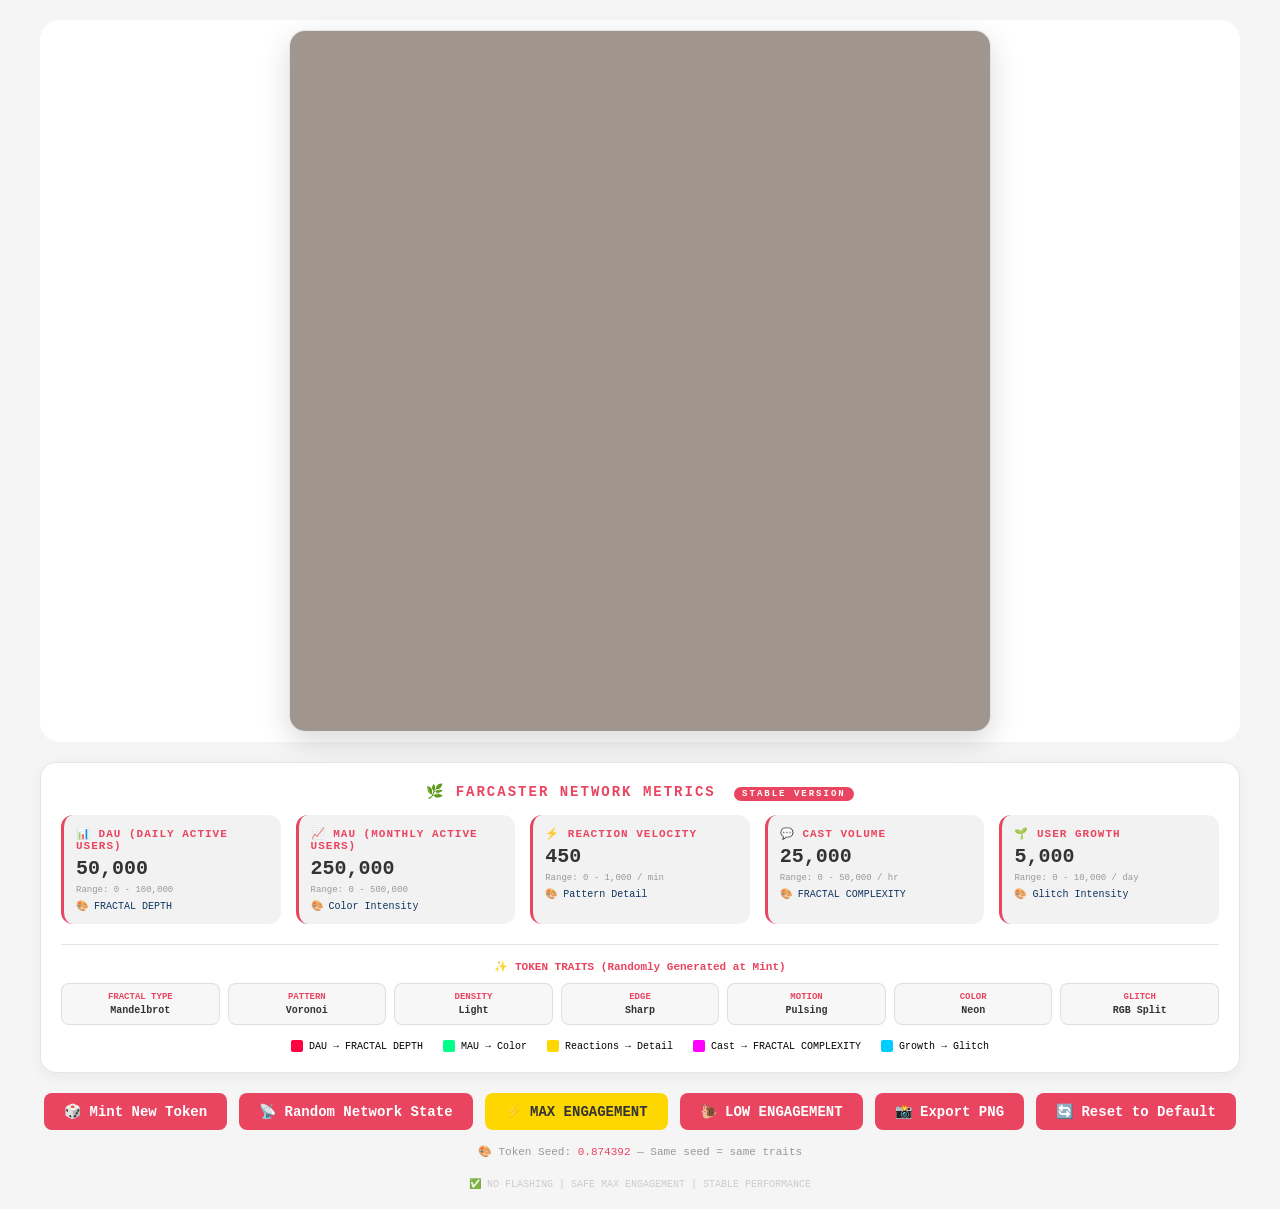
<file: index.html>
<!DOCTYPE html>
<html lang="en">
<head>
    <meta charset="UTF-8">
    <meta name="viewport" content="width=device-width, initial-scale=1.0, user-scalable=no">
    <title>Farcaster Generative Art - Dynamic NFT Art</title>
    <style>
        * {
            margin: 0;
            padding: 0;
            box-sizing: border-box;
        }

        body {
            background: #f5f5f5;
            font-family: 'Inter', 'Courier New', monospace;
            min-height: 100vh;
            display: flex;
            justify-content: center;
            align-items: center;
            padding: 20px;
        }

        .container {
            max-width: 1200px;
            width: 100%;
        }

        .art-section {
            text-align: center;
            background: #ffffff;
            padding: 10px;
            border-radius: 20px;
        }

        canvas {
            border-radius: 16px;
            box-shadow: 0 10px 30px rgba(0, 0, 0, 0.15);
            max-width: 100%;
            height: auto;
            border: 1px solid rgba(0, 0, 0, 0.1);
            display: block;
            margin: 0 auto;
            background: #ffffff;
        }

        .metrics-panel {
            background: rgba(255, 255, 255, 0.95);
            border-radius: 16px;
            padding: 20px;
            margin-top: 20px;
            border: 1px solid rgba(0, 0, 0, 0.1);
            box-shadow: 0 4px 15px rgba(0, 0, 0, 0.05);
        }

        .metrics-title {
            color: #e94560;
            font-size: 14px;
            margin-bottom: 15px;
            text-align: center;
            letter-spacing: 2px;
            font-weight: bold;
        }

        .metrics-grid {
            display: grid;
            grid-template-columns: repeat(auto-fit, minmax(200px, 1fr));
            gap: 15px;
            margin-bottom: 20px;
        }

        .metric-card {
            background: rgba(0, 0, 0, 0.05);
            padding: 12px;
            border-radius: 12px;
            border-left: 3px solid #e94560;
        }

        .metric-name {
            color: #e94560;
            font-size: 11px;
            text-transform: uppercase;
            letter-spacing: 1px;
            font-weight: bold;
        }

        .metric-value {
            color: #333;
            font-size: 20px;
            font-weight: bold;
            margin: 5px 0;
        }

        .metric-range {
            color: #999;
            font-size: 9px;
        }

        .metric-effect {
            color: #0f3460;
            font-size: 10px;
            margin-top: 5px;
        }

        .traits-panel {
            margin-top: 15px;
            padding-top: 15px;
            border-top: 1px solid rgba(0, 0, 0, 0.1);
        }

        .traits-title {
            color: #e94560;
            font-size: 11px;
            margin-bottom: 10px;
            text-align: center;
            font-weight: bold;
        }

        .traits-grid {
            display: grid;
            grid-template-columns: repeat(auto-fit, minmax(150px, 1fr));
            gap: 8px;
        }

        .trait-card {
            background: rgba(0, 0, 0, 0.03);
            padding: 8px;
            border-radius: 8px;
            text-align: center;
            border: 1px solid rgba(0, 0, 0, 0.1);
        }

        .trait-name {
            color: #e94560;
            font-size: 9px;
            text-transform: uppercase;
            font-weight: bold;
        }

        .trait-value {
            color: #333;
            font-size: 10px;
            font-weight: bold;
            margin-top: 3px;
        }

        .controls {
            display: flex;
            gap: 12px;
            justify-content: center;
            margin-top: 20px;
            flex-wrap: wrap;
        }

        button {
            background: #e94560;
            color: white;
            border: none;
            padding: 10px 20px;
            border-radius: 8px;
            cursor: pointer;
            font-family: monospace;
            font-size: 14px;
            font-weight: bold;
            transition: all 0.2s;
        }

        button:hover {
            background: #0f3460;
            transform: scale(1.02);
        }

        .max-button {
            background: #ffd700;
            color: #333;
        }

        .max-button:hover {
            background: #ffaa00;
        }

        .seed-info {
            text-align: center;
            margin-top: 15px;
            color: #999;
            font-size: 11px;
        }

        .seed-value {
            color: #e94560;
        }

        .legend {
            display: flex;
            flex-wrap: wrap;
            justify-content: center;
            gap: 20px;
            margin-top: 15px;
            font-size: 10px;
        }

        .legend-item {
            display: flex;
            align-items: center;
            gap: 6px;
        }

        .legend-color {
            width: 12px;
            height: 12px;
            border-radius: 2px;
        }

        footer {
            text-align: center;
            margin-top: 20px;
            color: #ccc;
            font-size: 10px;
        }
        
        .badge {
            background: #e94560;
            color: white;
            font-size: 9px;
            padding: 2px 8px;
            border-radius: 20px;
            margin-left: 8px;
        }
    </style>
</head>
<body>
<div class="container">
    <div class="art-section">
        <canvas id="artCanvas" width="700" height="700"></canvas>
    </div>

    <div class="metrics-panel">
        <div class="metrics-title">🌿 FARCASTER NETWORK METRICS <span class="badge">STABLE VERSION</span></div>
        
        <div class="metrics-grid">
            <div class="metric-card">
                <div class="metric-name">📊 DAU (Daily Active Users)</div>
                <div class="metric-value" id="dauValue">50,000</div>
                <div class="metric-range">Range: 0 - 100,000</div>
                <div class="metric-effect">🎨 FRACTAL DEPTH</div>
            </div>
            <div class="metric-card">
                <div class="metric-name">📈 MAU (Monthly Active Users)</div>
                <div class="metric-value" id="mauValue">250,000</div>
                <div class="metric-range">Range: 0 - 500,000</div>
                <div class="metric-effect">🎨 Color Intensity</div>
            </div>
            <div class="metric-card">
                <div class="metric-name">⚡ Reaction Velocity</div>
                <div class="metric-value" id="reactionValue">450</div>
                <div class="metric-range">Range: 0 - 1,000 / min</div>
                <div class="metric-effect">🎨 Pattern Detail</div>
            </div>
            <div class="metric-card">
                <div class="metric-name">💬 Cast Volume</div>
                <div class="metric-value" id="castValue">25,000</div>
                <div class="metric-range">Range: 0 - 50,000 / hr</div>
                <div class="metric-effect">🎨 FRACTAL COMPLEXITY</div>
            </div>
            <div class="metric-card">
                <div class="metric-name">🌱 User Growth</div>
                <div class="metric-value" id="growthValue">5,000</div>
                <div class="metric-range">Range: 0 - 10,000 / day</div>
                <div class="metric-effect">🎨 Glitch Intensity</div>
            </div>
        </div>

        <div class="traits-panel">
            <div class="traits-title">✨ TOKEN TRAITS (Randomly Generated at Mint)</div>
            <div class="traits-grid" id="traitsGrid"></div>
        </div>

        <div class="legend">
            <div class="legend-item"><div class="legend-color" style="background: #ff0040;"></div><span>DAU → FRACTAL DEPTH</span></div>
            <div class="legend-item"><div class="legend-color" style="background: #00ff88;"></div><span>MAU → Color</span></div>
            <div class="legend-item"><div class="legend-color" style="background: #ffd700;"></div><span>Reactions → Detail</span></div>
            <div class="legend-item"><div class="legend-color" style="background: #ff00ff;"></div><span>Cast → FRACTAL COMPLEXITY</span></div>
            <div class="legend-item"><div class="legend-color" style="background: #00ccff;"></div><span>Growth → Glitch</span></div>
        </div>
    </div>

    <div class="controls">
        <button id="randomSeedBtn">🎲 Mint New Token</button>
        <button id="randomMetricsBtn">📡 Random Network State</button>
        <button id="maxEngagementBtn" class="max-button">⚡ MAX ENGAGEMENT</button>
        <button id="lowEngagementBtn">🐌 LOW ENGAGEMENT</button>
        <button id="exportBtn">📸 Export PNG</button>
        <button id="resetBtn">🔄 Reset to Default</button>
    </div>

    <div class="seed-info">
        🎨 Token Seed: <span id="seedDisplay" class="seed-value">0.874392</span> — Same seed = same traits
    </div>

    <footer>
        ✅ NO FLASHING | SAFE MAX ENGAGEMENT | STABLE PERFORMANCE
    </footer>
</div>

<script>
    // ============================================================
    // 1. SEEDED RANDOM NUMBER GENERATOR
    // ============================================================
    function createSeededRandom(seed) {
        let state = seed;
        return function() {
            state ^= state << 13;
            state ^= state >> 17;
            state ^= state << 5;
            return Math.abs(state) / 0x7fffffff;
        };
    }

    // ============================================================
    // 2. TRAITS
    // ============================================================
    const traitCategories = {
        fractalType: {
            name: "FRACTAL TYPE",
            options: ["Mandelbrot", "Julia", "Burning Ship", "Tricorn", "Phoenix", "Celtic", "Sierpinski"]
        },
        structure: {
            name: "PATTERN",
            options: ["Voronoi", "Galaxy", "Lightning", "Plasma", "SpiralGalaxy", "Fireworks", "Ripple", "Kaleidoscope"]
        },
        density: {
            name: "DENSITY",
            options: ["Light", "Medium", "Dense"]
        },
        edgeStyle: {
            name: "EDGE",
            options: ["Sharp", "Soft", "Glowing"]
        },
        motion: {
            name: "MOTION",
            options: ["Pulsing", "Flowing", "Warping"]
        },
        colorMood: {
            name: "COLOR",
            options: ["Neon", "Electric", "Rainbow"]
        },
        glitchType: {
            name: "GLITCH",
            options: ["RGB Split", "Chromatic", "Wave"]
        }
    };

    function generateRandomTraits(rand) {
        const traits = {};
        for (const [key, category] of Object.entries(traitCategories)) {
            const randomIndex = Math.floor(rand() * category.options.length);
            traits[key] = {
                name: category.name,
                value: category.options[randomIndex],
                key: key
            };
        }
        return traits;
    }

    function displayTraits(traits) {
        const grid = document.getElementById('traitsGrid');
        if (!grid) return;
        
        let html = '';
        for (const [key, trait] of Object.entries(traits)) {
            html += `
                <div class="trait-card">
                    <div class="trait-name">${trait.name}</div>
                    <div class="trait-value">${trait.value}</div>
                </div>
            `;
        }
        grid.innerHTML = html;
    }

    // ============================================================
    // 3. FARCASTER METRICS - REDUCED WEIGHTING (SAFE)
    // ============================================================
    let farcasterMetrics = {
        dailyActiveUsers: 50000,
        monthlyActiveUsers: 250000,
        reactionVelocity: 450,
        castVolume: 25000,
        userGrowth: 5000,
        timeOfDay: new Date().getHours() / 24,
        rarityTier: 0
    };

    function normalizeMetrics(metrics) {
        let rawDau = Math.min(1, metrics.dailyActiveUsers / 100000);
        let rawMau = Math.min(1, metrics.monthlyActiveUsers / 500000);
        let rawReaction = Math.min(1, metrics.reactionVelocity / 1000);
        let rawCast = Math.min(1, metrics.castVolume / 50000);
        let rawGrowth = Math.min(1, metrics.userGrowth / 10000);
        
        return {
            dau: Math.min(1, rawDau * 2.5),
            mau: Math.min(1, rawMau * 2.0),
            reactionVelocity: Math.min(1, rawReaction * 3.0),
            castVolume: Math.min(1, rawCast * 2.5),
            userGrowth: Math.min(1, rawGrowth * 3.0),
            timeOfDay: metrics.timeOfDay
        };
    }

    function setLowEngagement() {
        farcasterMetrics.dailyActiveUsers = 10000;
        farcasterMetrics.monthlyActiveUsers = 50000;
        farcasterMetrics.reactionVelocity = 100;
        farcasterMetrics.castVolume = 5000;
        farcasterMetrics.userGrowth = 1000;
        updateMetricDisplay();
        forceRedraw();
    }

    function setMaxEngagement() {
        farcasterMetrics.dailyActiveUsers = 80000;
        farcasterMetrics.monthlyActiveUsers = 400000;
        farcasterMetrics.reactionVelocity = 800;
        farcasterMetrics.castVolume = 40000;
        farcasterMetrics.userGrowth = 8000;
        updateMetricDisplay();
        forceRedraw();
    }

    function randomizeMetrics() {
        farcasterMetrics.dailyActiveUsers = Math.floor(10000 + Math.random() * 70000);
        farcasterMetrics.monthlyActiveUsers = Math.floor(50000 + Math.random() * 350000);
        farcasterMetrics.reactionVelocity = Math.floor(100 + Math.random() * 700);
        farcasterMetrics.castVolume = Math.floor(5000 + Math.random() * 35000);
        farcasterMetrics.userGrowth = Math.floor(1000 + Math.random() * 7000);
        updateMetricDisplay();
        forceRedraw();
    }

    function resetMetrics() {
        farcasterMetrics.dailyActiveUsers = 50000;
        farcasterMetrics.monthlyActiveUsers = 250000;
        farcasterMetrics.reactionVelocity = 450;
        farcasterMetrics.castVolume = 25000;
        farcasterMetrics.userGrowth = 5000;
        updateMetricDisplay();
        forceRedraw();
    }

    function updateMetricDisplay() {
        document.getElementById('dauValue').innerText = farcasterMetrics.dailyActiveUsers.toLocaleString();
        document.getElementById('mauValue').innerText = farcasterMetrics.monthlyActiveUsers.toLocaleString();
        document.getElementById('reactionValue').innerText = Math.floor(farcasterMetrics.reactionVelocity);
        document.getElementById('castValue').innerText = farcasterMetrics.castVolume.toLocaleString();
        document.getElementById('growthValue').innerText = farcasterMetrics.userGrowth.toLocaleString();
    }

    function forceRedraw() {
        if (currentTraits) {
            drawArt(currentSeed, currentTraits);
        }
    }

    // ============================================================
    // 4. FRACTAL PATTERNS
    // ============================================================
    
    function mandelbrotPattern(x, y, maxIterations) {
        let zx = 0, zy = 0;
        let cx = x * 2 - 1;
        let cy = y * 2 - 1;
        
        for (let i = 0; i < maxIterations; i++) {
            const zx2 = zx * zx;
            const zy2 = zy * zy;
            if (zx2 + zy2 > 4) return i / maxIterations;
            zy = 2 * zx * zy + cy;
            zx = zx2 - zy2 + cx;
        }
        return 1;
    }
    
    function juliaPattern(x, y, maxIterations, seed) {
        let zx = x * 2 - 1;
        let zy = y * 2 - 1;
        const cx = -0.7269 + seed * 0.2;
        const cy = 0.1889 + seed * 0.2;
        
        for (let i = 0; i < maxIterations; i++) {
            const zx2 = zx * zx;
            const zy2 = zy * zy;
            if (zx2 + zy2 > 4) return i / maxIterations;
            zy = 2 * zx * zy + cy;
            zx = zx2 - zy2 + cx;
        }
        return 1;
    }
    
    function burningShipPattern(x, y, maxIterations) {
        let zx = 0, zy = 0;
        let cx = x * 2 - 1;
        let cy = y * 2 - 1;
        
        for (let i = 0; i < maxIterations; i++) {
            const zx2 = zx * zx;
            const zy2 = zy * zy;
            if (zx2 + zy2 > 4) return i / maxIterations;
            zy = Math.abs(2 * zx * zy) + cy;
            zx = zx2 - zy2 + cx;
        }
        return 1;
    }
    
    function tricornPattern(x, y, maxIterations) {
        let zx = 0, zy = 0;
        let cx = x * 2 - 1;
        let cy = y * 2 - 1;
        
        for (let i = 0; i < maxIterations; i++) {
            const zx2 = zx * zx;
            const zy2 = zy * zy;
            if (zx2 + zy2 > 4) return i / maxIterations;
            zy = -2 * zx * zy + cy;
            zx = zx2 - zy2 + cx;
        }
        return 1;
    }
    
    function phoenixPattern(x, y, maxIterations, seed) {
        let zx = x * 2 - 1;
        let zy = y * 2 - 1;
        let prevZx = 0, prevZy = 0;
        const cx = -0.5 + seed * 0.3;
        const cy = 0.0;
        
        for (let i = 0; i < maxIterations; i++) {
            const zx2 = zx * zx;
            const zy2 = zy * zy;
            if (zx2 + zy2 > 4) return i / maxIterations;
            const newZx = zx2 - zy2 + cx + 0.5 * prevZx;
            const newZy = 2 * zx * zy + cy + 0.5 * prevZy;
            prevZx = zx;
            prevZy = zy;
            zx = newZx;
            zy = newZy;
        }
        return 1;
    }
    
    function celticPattern(x, y, maxIterations) {
        let zx = 0, zy = 0;
        let cx = x * 2 - 1;
        let cy = y * 2 - 1;
        
        for (let i = 0; i < maxIterations; i++) {
            const zx2 = zx * zx;
            const zy2 = zy * zy;
            if (zx2 + zy2 > 4) return i / maxIterations;
            const newZx = Math.abs(zx2 - zy2) + cx;
            const newZy = Math.abs(2 * zx * zy) + cy;
            zx = newZx;
            zy = newZy;
        }
        return 1;
    }
    
    function sierpinskiPattern(x, y, maxIterations) {
        let px = x;
        let py = y;
        
        for (let i = 0; i < maxIterations; i++) {
            const choice = Math.floor(px * 3 + py * 2) % 3;
            if (choice === 0) {
                px = px / 2;
                py = py / 2;
            } else if (choice === 1) {
                px = (px + 1) / 2;
                py = py / 2;
            } else {
                px = (px + 0.5) / 2;
                py = (py + 1) / 2;
            }
            if (px < 0 || px > 1 || py < 0 || py > 1) return i / maxIterations;
        }
        return 1 - (Math.abs(px - 0.5) + Math.abs(py - 0.5));
    }

    function applyFractalType(x, y, fractalType, fractalDepth, seed) {
        const maxIterations = Math.floor(5 + fractalDepth * 12);
        
        switch(fractalType) {
            case "Mandelbrot": return mandelbrotPattern(x, y, maxIterations);
            case "Julia": return juliaPattern(x, y, maxIterations, seed);
            case "Burning Ship": return burningShipPattern(x, y, maxIterations);
            case "Tricorn": return tricornPattern(x, y, maxIterations);
            case "Phoenix": return phoenixPattern(x, y, maxIterations, seed);
            case "Celtic": return celticPattern(x, y, maxIterations);
            case "Sierpinski": return sierpinskiPattern(x, y, maxIterations);
            default: return mandelbrotPattern(x, y, maxIterations);
        }
    }

    // ============================================================
    // 5. GLITCH EFFECTS (SAFE INTENSITY)
    // ============================================================
    function applyGlitch(r, g, b, intensity, glitchType, time, x, y, w, h) {
        let newR = r, newG = g, newB = b;
        
        const glitchPower = Math.min(0.4, intensity * 0.6);
        
        switch(glitchType) {
            case "RGB Split":
                newR = Math.min(1, r + glitchPower * 0.1);
                newB = Math.max(0, b - glitchPower * 0.08);
                break;
            case "Chromatic":
                const shift = Math.sin(time * 0.02) * glitchPower * 0.08;
                newR = Math.min(1, r + shift);
                newB = Math.max(0, b - shift);
                break;
            case "Wave":
                const wave = Math.sin(time * 0.015 + y * 0.04) * glitchPower * 0.1;
                newR = Math.min(1, r + wave);
                newG = Math.min(1, g - wave * 0.5);
                break;
            default:
                if (Math.random() < glitchPower * 0.05) {
                    newR = Math.random() * 0.6 + 0.2;
                    newG = Math.random() * 0.6 + 0.2;
                    newB = Math.random() * 0.6 + 0.2;
                }
        }
        
        return { 
            r: Math.min(1, Math.max(0.35, newR)), 
            g: Math.min(1, Math.max(0.35, newG)), 
            b: Math.min(1, Math.max(0.35, newB)) 
        };
    }

    // ============================================================
    // 6. PATTERN GENERATORS
    // ============================================================
    
    function getPattern(x, y, structure, time, complexity) {
        let value = 0.5;
        const t = time;
        
        switch(structure) {
            case "Voronoi":
                let minDist = 2;
                for (let i = 0; i < 12; i++) {
                    const angle = i * 0.5236;
                    const px = Math.cos(angle) * 0.8;
                    const py = Math.sin(angle) * 0.8;
                    const dx = x - px;
                    const dy = y - py;
                    const dist = Math.sqrt(dx*dx + dy*dy);
                    if (dist < minDist) minDist = dist;
                }
                value = Math.sin(minDist * 10 - t) * 0.3 + 0.5;
                break;
            case "Galaxy":
                const r = Math.sqrt(x*x + y*y);
                const angle = Math.atan2(y, x);
                const spiral = Math.sin(angle * 4 - r * 12 + t) * 0.4 + 0.5;
                const glow = Math.exp(-r * 2);
                value = spiral * 0.7 + glow * 0.3;
                break;
            case "Lightning":
                const v = Math.sin(x * 12 + t) * Math.cos(y * 12 - t);
                value = Math.pow(Math.abs(v), 0.5) * 0.5 + 0.3;
                break;
            case "Plasma":
                value = (Math.sin(x * 8 + t) + Math.cos(y * 8 + t * 1.3) + Math.sin((x + y) * 6 + t * 0.7)) / 3 + 0.3;
                break;
            default:
                value = (Math.sin(x * 8 + t) + Math.cos(y * 8 + t * 1.3) + Math.sin((x + y) * 6 + t * 0.7)) / 3 + 0.3;
        }
        
        value = value * (0.5 + complexity * 1.0);
        return Math.max(0.25, Math.min(0.95, value));
    }

    // ============================================================
    // 7. COLOR PALETTE
    // ============================================================
    function getPalette(t, tier, seedOffset, colorMood, colorIntensity) {
        let r, g, b;
        
        if (tier === 0) {
            r = 0.7 + 0.3 * Math.sin(t * 6.28318 + seedOffset);
            g = 0.6 + 0.4 * Math.cos(t * 6.28318 + seedOffset * 1.3);
            b = 0.5 + 0.5 * Math.sin(t * 6.28318 + seedOffset * 2.1);
        } else if (tier === 1) {
            r = 0.8 + 0.2 * Math.sin(t * 12.566 + seedOffset);
            g = 0.7 + 0.3 * Math.cos(t * 12.566 + seedOffset * 0.7);
            b = 0.8 + 0.2 * Math.sin(t * 12.566 + seedOffset * 1.8);
        } else if (tier === 2) {
            r = 0.9 + 0.1 * Math.sin(t * 25.133 + seedOffset);
            g = 0.8 + 0.2 * Math.sin(t * 25.133 + seedOffset * 1.2);
            b = 0.9 + 0.1 * Math.cos(t * 25.133 + seedOffset * 0.5);
        } else {
            r = 1.0; g = 1.0; b = 1.0;
        }
        
        const intensityBoost = 0.6 + colorIntensity * 0.7;
        r = Math.min(1, r * intensityBoost);
        g = Math.min(1, g * intensityBoost);
        b = Math.min(1, b * intensityBoost);
        
        switch(colorMood) {
            case "Neon": r = Math.pow(r, 0.85); g = Math.pow(g, 0.85); b = Math.pow(b, 0.85); break;
            case "Electric": if (r > 0.5) r = 1; if (g > 0.5) g = 1; if (b > 0.5) b = 1; break;
            case "Rainbow": r = Math.sin(t * 25) * 0.5 + 0.5; g = Math.sin(t * 25 + 2.094) * 0.5 + 0.5; b = Math.sin(t * 25 + 4.188) * 0.5 + 0.5; break;
        }
        
        const minBrightness = 0.35;
        r = Math.max(minBrightness, Math.min(1, r));
        g = Math.max(minBrightness, Math.min(1, g));
        b = Math.max(minBrightness, Math.min(1, b));
        return { r, g, b };
    }

    // ============================================================
    // 8. RARITY TIER
    // ============================================================
    function assignRarityTier(seedRandom) {
        const rand = seedRandom();
        if (rand < 0.01) return 3;
        if (rand < 0.06) return 2;
        if (rand < 0.21) return 1;
        return 0;
    }

    // ============================================================
    // 9. MAIN DRAW FUNCTION - NO FLASHING
    // ============================================================
    let currentSeed = 0.874392;
    let currentTraits = null;
    let animationId = null;
    
    function drawArt(seedValue, traits) {
        const canvas = document.getElementById('artCanvas');
        const ctx = canvas.getContext('2d');
        const w = canvas.width;
        const h = canvas.height;
        
        ctx.fillStyle = '#ffffff';
        ctx.fillRect(0, 0, w, h);
        
        const rand = createSeededRandom(seedValue);
        const rarityTier = assignRarityTier(rand);
        farcasterMetrics.rarityTier = rarityTier;
        
        document.getElementById('seedDisplay').innerText = seedValue.toFixed(6);
        
        const normalized = normalizeMetrics(farcasterMetrics);
        
        const rotationAngle = rand() * Math.PI * 2;
        const baseHue = rand();
        
        const fractalType = traits?.fractalType?.value || "Mandelbrot";
        const structure = traits?.structure?.value || "Plasma";
        const density = traits?.density?.value || "Medium";
        const edgeStyle = traits?.edgeStyle?.value || "Glowing";
        const motion = traits?.motion?.value || "Pulsing";
        const colorMood = traits?.colorMood?.value || "Neon";
        const glitchType = traits?.glitchType?.value || "RGB Split";
        
        const fractalDepth = normalized.dau;
        const fractalComplexity = normalized.castVolume;
        const patternDetail = normalized.reactionVelocity;
        const colorIntensity = normalized.mau;
        const glitchIntensity = normalized.userGrowth;
        
        let densityMult = 1.0;
        switch(density) {
            case "Light": densityMult = 0.9; break;
            case "Medium": densityMult = 1.2; break;
            case "Dense": densityMult = 1.5; break;
            default: densityMult = 1.2;
        }
        densityMult = densityMult * (0.7 + fractalDepth * 0.5);
        
        const animTime = Date.now() * 0.002;
        
        const imgData = ctx.getImageData(0, 0, w, h);
        const data = imgData.data;
        
        for (let y = 0; y < h; y++) {
            for (let x = 0; x < w; x++) {
                let ux = (x / w) * 2 - 1;
                let uy = (y / h) * 2 - 1;
                
                const cosA = Math.cos(rotationAngle);
                const sinA = Math.sin(rotationAngle);
                let tx = ux * cosA - uy * sinA;
                let ty = ux * sinA + uy * cosA;
                
                const zoom = 0.7 + fractalComplexity * 0.8;
                tx *= zoom;
                ty *= zoom;
                
                let fractalValue = applyFractalType(tx, ty, fractalType, fractalDepth, baseHue);
                let pattern = getPattern(tx, ty, structure, animTime, patternDetail);
                
                const fractalBlend = 0.3 + fractalDepth * 0.3;
                pattern = pattern * (1 - fractalBlend) + fractalValue * fractalBlend;
                
                const depthEffect = fractalDepth * 0.25;
                pattern = pattern * (1 - depthEffect) + Math.pow(pattern, 1.3) * depthEffect;
                
                const warpStrength = 0.05 + fractalComplexity * 0.5;
                const warpX = Math.sin(tx * 10 + animTime * 1.2) * warpStrength;
                const warpY = Math.cos(ty * 10 + animTime * 1.0) * warpStrength;
                pattern += warpX * warpY * 0.1;
                
                pattern = pattern * densityMult;
                pattern = Math.max(0.25, Math.min(0.95, pattern));
                
                let colorT = pattern;
                let { r, g, b } = getPalette(colorT, rarityTier, baseHue, colorMood, colorIntensity);
                
                if (edgeStyle === "Glowing") {
                    const glowBoost = 1.0 + fractalComplexity * 0.4;
                    r = Math.min(1, r * glowBoost);
                    g = Math.min(1, g * glowBoost);
                    b = Math.min(1, b * glowBoost);
                } else if (edgeStyle === "Neon") {
                    r = Math.pow(r, 0.9);
                    g = Math.pow(g, 0.9);
                    b = Math.pow(b, 0.9);
                }
                
                if (motion === "Pulsing") {
                    const pulse = 0.75 + Math.sin(animTime * 2) * 0.25;
                    r *= pulse; g *= pulse; b *= pulse;
                } else if (motion === "Flowing") {
                    const flow = 0.75 + Math.sin(animTime * 1.2 + pattern * 18) * 0.25;
                    r *= flow; g *= flow; b *= flow;
                } else if (motion === "Warping") {
                    const warpMotion = 0.7 + Math.sin(animTime * 2 + pattern * 18) * 0.3;
                    r *= warpMotion; g *= warpMotion; b *= warpMotion;
                }
                
                const glitched = applyGlitch(r, g, b, glitchIntensity, glitchType, animTime, x, y, w, h);
                r = glitched.r; g = glitched.g; b = glitched.b;
                
                if (rarityTier === 3) {
                    r = Math.min(1, r * 1.08);
                    g = Math.min(1, g * 1.08);
                    b = Math.min(1, b * 1.08);
                }
                
                r = Math.max(0.3, Math.min(1, r));
                g = Math.max(0.3, Math.min(1, g));
                b = Math.max(0.3, Math.min(1, b));
                
                const idx = (y * w + x) * 4;
                data[idx] = r * 255;
                data[idx + 1] = g * 255;
                data[idx + 2] = b * 255;
                data[idx + 3] = 255;
            }
        }
        ctx.putImageData(imgData, 0, 0);
    }
    
    // ============================================================
    // 10. ANIMATION LOOP
    // ============================================================
    function animate() {
        if (currentTraits) {
            drawArt(currentSeed, currentTraits);
        }
        animationId = requestAnimationFrame(animate);
    }
    
    function generateNewToken() {
        currentSeed = Math.random() * 0x7fffffff;
        const rand = createSeededRandom(currentSeed);
        currentTraits = generateRandomTraits(rand);
        displayTraits(currentTraits);
        drawArt(currentSeed, currentTraits);
    }
    
    function exportPNG() {
        const canvas = document.getElementById('artCanvas');
        const link = document.createElement('a');
        link.download = `farcaster-art-${currentSeed.toFixed(6)}.png`;
        link.href = canvas.toDataURL();
        link.click();
    }
    
    // ============================================================
    // 11. INITIALIZATION - NO FLASHING
    // ============================================================
    document.getElementById('randomSeedBtn').addEventListener('click', generateNewToken);
    document.getElementById('randomMetricsBtn').addEventListener('click', randomizeMetrics);
    document.getElementById('maxEngagementBtn').addEventListener('click', setMaxEngagement);
    document.getElementById('lowEngagementBtn').addEventListener('click', setLowEngagement);
    document.getElementById('exportBtn').addEventListener('click', exportPNG);
    document.getElementById('resetBtn').addEventListener('click', resetMetrics);
    
    const initRand = createSeededRandom(currentSeed);
    currentTraits = generateRandomTraits(initRand);
    displayTraits(currentTraits);
    updateMetricDisplay();
    
    // Draw first frame immediately (no flashing)
    drawArt(currentSeed, currentTraits);
    
    // Start animation loop
    animate();
</script>
</body>
</html>
</file>
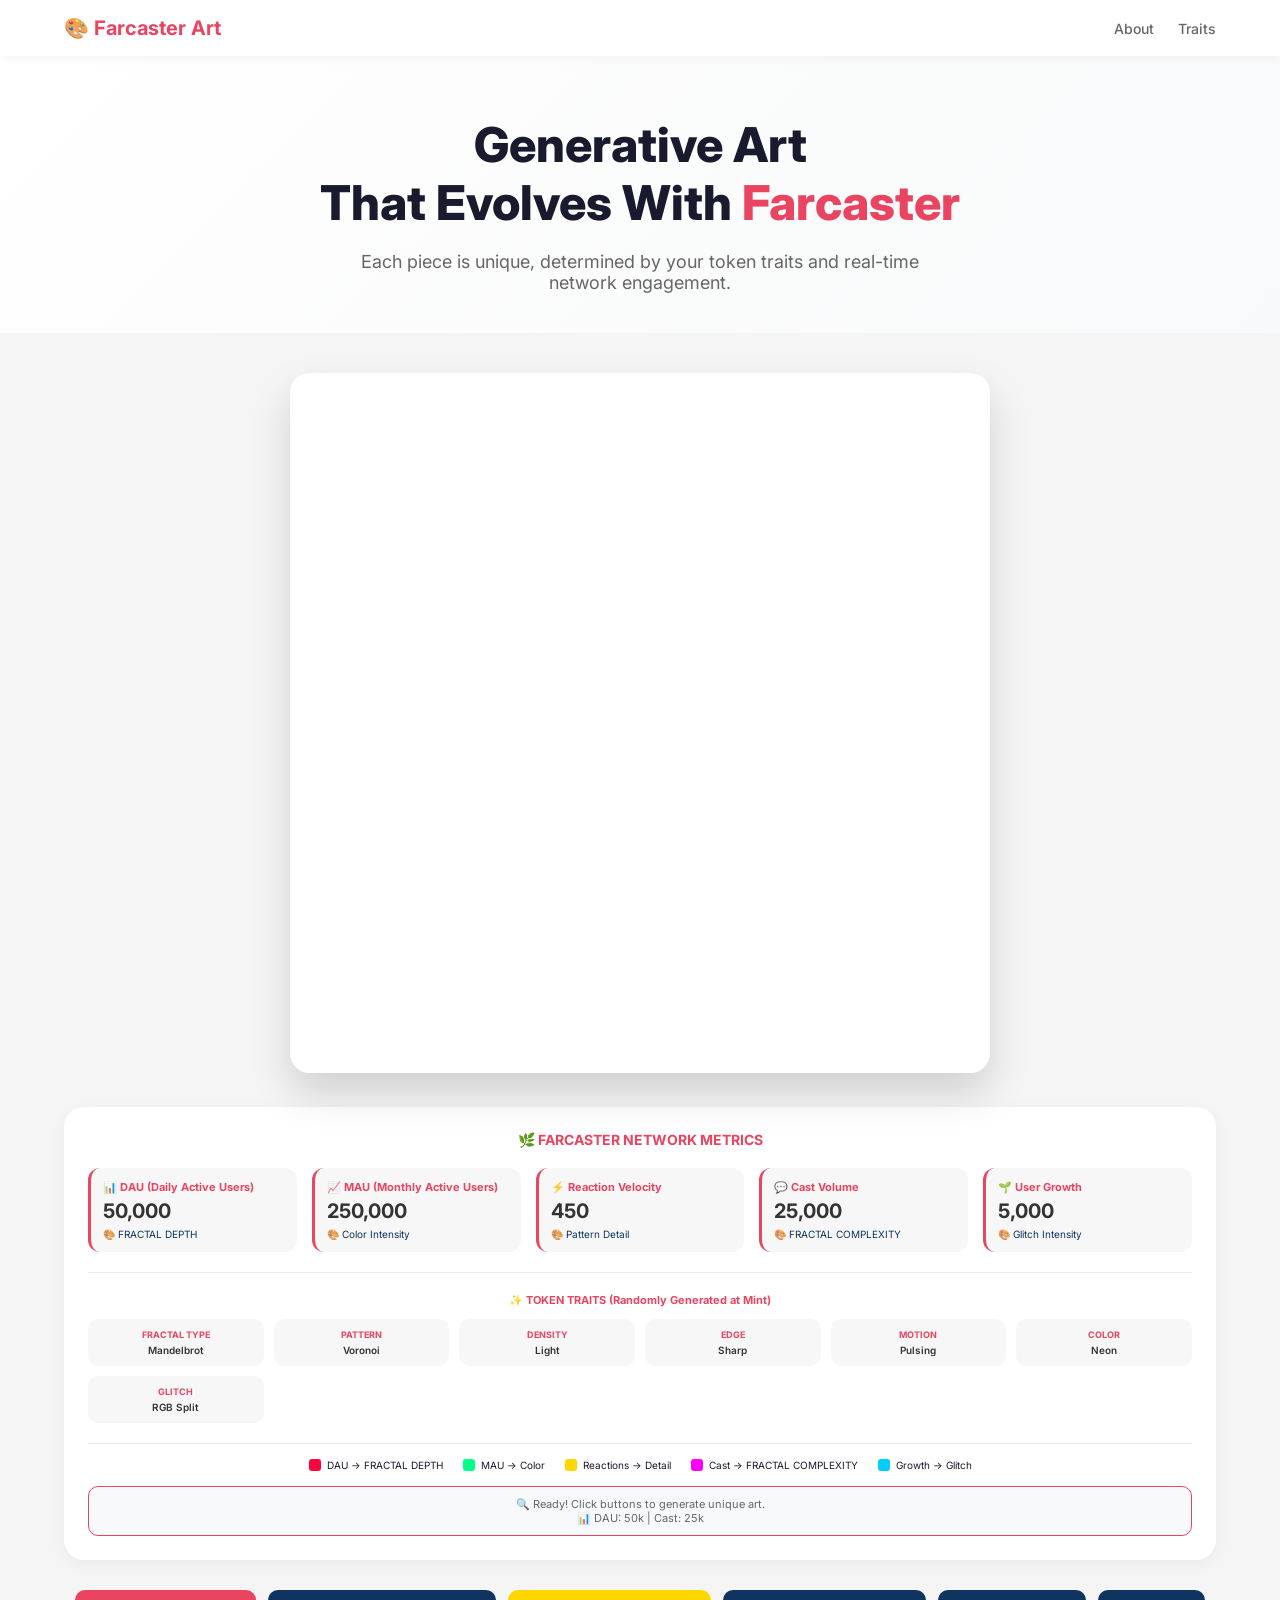
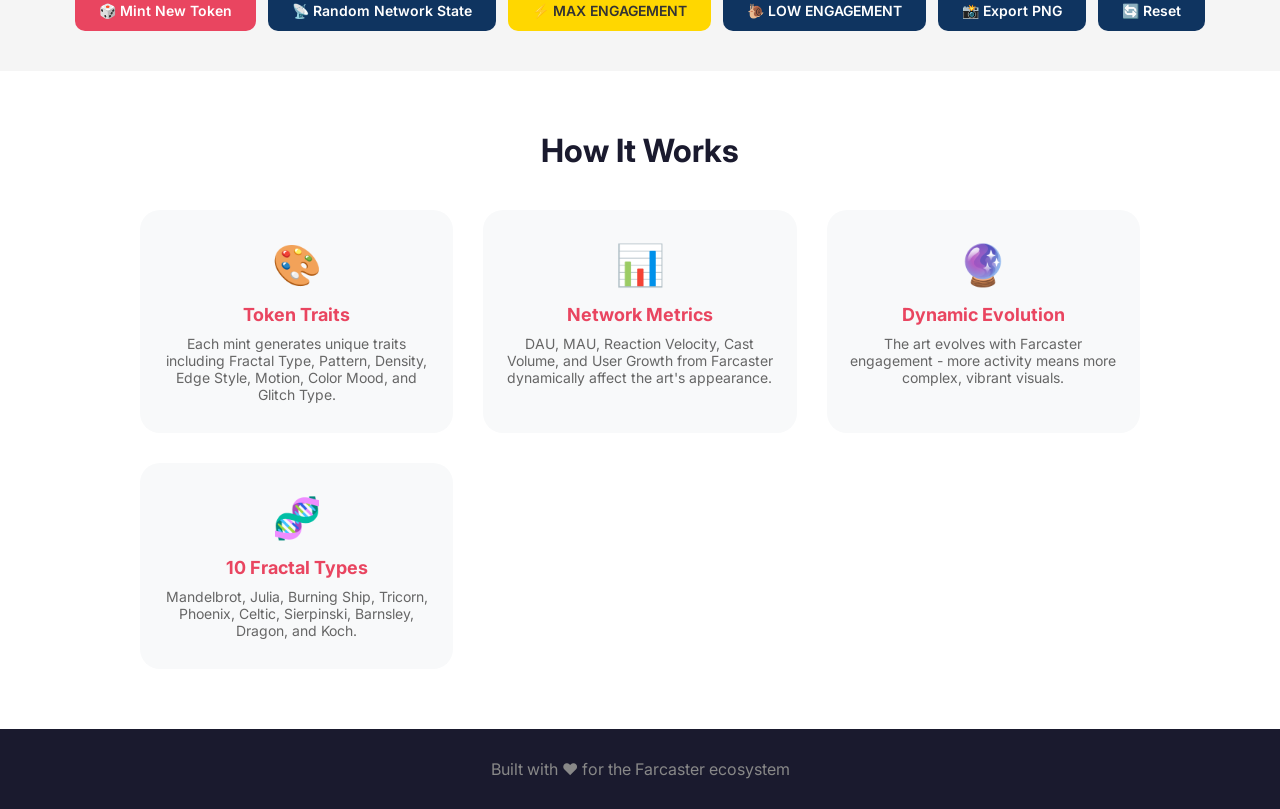
<file: Index.html.html>
<!DOCTYPE html>
<html lang="en">
<head>
    <meta charset="UTF-8">
    <meta name="viewport" content="width=device-width, initial-scale=1.0, user-scalable=no">
    <title>Farcaster Generative Art</title>
    <link rel="stylesheet" href="style.css">
    <link href="https://fonts.googleapis.com/css2?family=Inter:wght@400;500;600;700;800&display=swap" rel="stylesheet">
</head>
<body>
    <nav class="navbar">
        <div class="nav-container">
            <a href="/" class="logo">🎨 Farcaster Art</a>
            <div class="nav-links">
                <a href="#about">About</a>
                <a href="#traits">Traits</a>
            </div>
        </div>
    </nav>

    <main>
        <section class="hero">
            <h1>Generative Art<br>That Evolves With <span class="highlight">Farcaster</span></h1>
            <p>Each piece is unique, determined by your token traits and real-time network engagement.</p>
        </section>

        <section class="art-container">
            <div class="canvas-wrapper">
                <canvas id="artCanvas" width="700" height="700"></canvas>
            </div>
            
            <div class="metrics-panel">
                <div class="metrics-title">🌿 FARCASTER NETWORK METRICS</div>
                
                <div class="metrics-grid">
                    <div class="metric-card">
                        <div class="metric-name">📊 DAU (Daily Active Users)</div>
                        <div class="metric-value" id="dauValue">50,000</div>
                        <div class="metric-effect">🎨 FRACTAL DEPTH</div>
                    </div>
                    <div class="metric-card">
                        <div class="metric-name">📈 MAU (Monthly Active Users)</div>
                        <div class="metric-value" id="mauValue">250,000</div>
                        <div class="metric-effect">🎨 Color Intensity</div>
                    </div>
                    <div class="metric-card">
                        <div class="metric-name">⚡ Reaction Velocity</div>
                        <div class="metric-value" id="reactionValue">450</div>
                        <div class="metric-effect">🎨 Pattern Detail</div>
                    </div>
                    <div class="metric-card">
                        <div class="metric-name">💬 Cast Volume</div>
                        <div class="metric-value" id="castValue">25,000</div>
                        <div class="metric-effect">🎨 FRACTAL COMPLEXITY</div>
                    </div>
                    <div class="metric-card">
                        <div class="metric-name">🌱 User Growth</div>
                        <div class="metric-value" id="growthValue">5,000</div>
                        <div class="metric-effect">🎨 Glitch Intensity</div>
                    </div>
                </div>

                <div class="traits-panel">
                    <div class="traits-title">✨ TOKEN TRAITS (Randomly Generated at Mint)</div>
                    <div class="traits-grid" id="traitsGrid"></div>
                </div>

                <div class="legend">
                    <div class="legend-item"><div class="legend-color" style="background: #ff0040;"></div><span>DAU → FRACTAL DEPTH</span></div>
                    <div class="legend-item"><div class="legend-color" style="background: #00ff88;"></div><span>MAU → Color</span></div>
                    <div class="legend-item"><div class="legend-color" style="background: #ffd700;"></div><span>Reactions → Detail</span></div>
                    <div class="legend-item"><div class="legend-color" style="background: #ff00ff;"></div><span>Cast → FRACTAL COMPLEXITY</span></div>
                    <div class="legend-item"><div class="legend-color" style="background: #00ccff;"></div><span>Growth → Glitch</span></div>
                </div>
                
                <div class="debug-panel" id="debugPanel">
                    🎨 Ready! Click buttons below to generate art.
                </div>
            </div>

            <div class="controls">
                <button id="randomSeedBtn" class="btn-primary">🎲 Mint New Token</button>
                <button id="randomMetricsBtn" class="btn-secondary">📡 Random Network State</button>
                <button id="maxEngagementBtn" class="btn-max">⚡ MAX ENGAGEMENT</button>
                <button id="lowEngagementBtn" class="btn-secondary">🐌 LOW ENGAGEMENT</button>
                <button id="exportBtn" class="btn-secondary">📸 Export PNG</button>
                <button id="resetBtn" class="btn-secondary">🔄 Reset</button>
            </div>
        </section>

        <section class="about" id="about">
            <h2>How It Works</h2>
            <div class="about-grid">
                <div class="about-card">
                    <div class="about-icon">🎨</div>
                    <h3>Token Traits</h3>
                    <p>Each mint generates unique traits including Fractal Type, Pattern, Density, Edge Style, Motion, Color Mood, and Glitch Type.</p>
                </div>
                <div class="about-card">
                    <div class="about-icon">📊</div>
                    <h3>Network Metrics</h3>
                    <p>DAU, MAU, Reaction Velocity, Cast Volume, and User Growth from Farcaster dynamically affect the art's appearance.</p>
                </div>
                <div class="about-card">
                    <div class="about-icon">🔮</div>
                    <h3>Dynamic Evolution</h3>
                    <p>The art evolves with Farcaster engagement - more activity means more complex, vibrant visuals.</p>
                </div>
                <div class="about-card">
                    <div class="about-icon">🧬</div>
                    <h3>10 Fractal Types</h3>
                    <p>Mandelbrot, Julia, Burning Ship, Tricorn, Phoenix, Celtic, Sierpinski, Barnsley, Dragon, and Koch.</p>
                </div>
            </div>
        </section>
    </main>

    <footer>
        <div class="footer-content">
            <p>Built with ❤️ for the Farcaster ecosystem</p>
        </div>
    </footer>

    <script src="script.js"></script>
</body>
</html>
</file>
<file: style.css>
* {
    margin: 0;
    padding: 0;
    box-sizing: border-box;
}

body {
    background: #f5f5f5;
    font-family: 'Inter', 'Courier New', monospace;
    min-height: 100vh;
    color: #1a1a2e;
}

.navbar {
    background: #ffffff;
    box-shadow: 0 2px 10px rgba(0, 0, 0, 0.05);
    position: sticky;
    top: 0;
    z-index: 100;
}

.nav-container {
    max-width: 1200px;
    margin: 0 auto;
    padding: 16px 24px;
    display: flex;
    justify-content: space-between;
    align-items: center;
}

.logo {
    font-size: 20px;
    font-weight: 700;
    color: #e94560;
    text-decoration: none;
}

.nav-links {
    display: flex;
    gap: 24px;
}

.nav-links a {
    color: #666;
    text-decoration: none;
    font-size: 14px;
    font-weight: 500;
}

.nav-links a:hover {
    color: #e94560;
}

.hero {
    text-align: center;
    padding: 60px 24px 40px;
    background: linear-gradient(135deg, #ffffff 0%, #f8f9fa 100%);
}

.hero h1 {
    font-size: 48px;
    font-weight: 800;
    margin-bottom: 20px;
    color: #1a1a2e;
    line-height: 1.2;
}

.hero h1 .highlight {
    color: #e94560;
}

.hero p {
    font-size: 18px;
    color: #666;
    max-width: 600px;
    margin: 0 auto;
}

.art-container {
    max-width: 1200px;
    margin: 0 auto;
    padding: 40px 24px;
}

.canvas-wrapper {
    text-align: center;
    margin-bottom: 30px;
}

canvas {
    border-radius: 20px;
    box-shadow: 0 20px 40px rgba(0, 0, 0, 0.15);
    max-width: 100%;
    height: auto;
    background: #ffffff;
}

.metrics-panel {
    background: #ffffff;
    border-radius: 20px;
    padding: 24px;
    margin-top: 20px;
    box-shadow: 0 4px 15px rgba(0, 0, 0, 0.05);
}

.metrics-title {
    color: #e94560;
    font-size: 14px;
    margin-bottom: 20px;
    text-align: center;
    font-weight: bold;
}

.metrics-grid {
    display: grid;
    grid-template-columns: repeat(auto-fit, minmax(200px, 1fr));
    gap: 15px;
    margin-bottom: 20px;
}

.metric-card {
    background: rgba(0, 0, 0, 0.03);
    padding: 12px;
    border-radius: 12px;
    border-left: 3px solid #e94560;
}

.metric-name {
    color: #e94560;
    font-size: 11px;
    font-weight: bold;
}

.metric-value {
    color: #333;
    font-size: 20px;
    font-weight: bold;
    margin: 5px 0;
}

.metric-effect {
    color: #0f3460;
    font-size: 10px;
}

.traits-panel {
    margin-top: 20px;
    padding-top: 20px;
    border-top: 1px solid rgba(0, 0, 0, 0.08);
}

.traits-title {
    color: #e94560;
    font-size: 11px;
    margin-bottom: 12px;
    text-align: center;
    font-weight: bold;
}

.traits-grid {
    display: grid;
    grid-template-columns: repeat(auto-fit, minmax(150px, 1fr));
    gap: 10px;
}

.trait-card {
    background: rgba(0, 0, 0, 0.03);
    padding: 10px;
    border-radius: 10px;
    text-align: center;
}

.trait-name {
    color: #e94560;
    font-size: 9px;
    font-weight: bold;
}

.trait-value {
    color: #333;
    font-size: 10px;
    font-weight: 600;
    margin-top: 4px;
}

.legend {
    display: flex;
    flex-wrap: wrap;
    justify-content: center;
    gap: 20px;
    margin-top: 20px;
    padding-top: 15px;
    border-top: 1px solid rgba(0, 0, 0, 0.08);
    font-size: 10px;
}

.legend-item {
    display: flex;
    align-items: center;
    gap: 6px;
}

.legend-color {
    width: 12px;
    height: 12px;
    border-radius: 3px;
}

.debug-panel {
    background: #f8f9fa;
    border: 1px solid #e94560;
    border-radius: 10px;
    padding: 10px 15px;
    margin-top: 15px;
    font-size: 11px;
    color: #666;
    text-align: center;
}

.controls {
    display: flex;
    gap: 12px;
    justify-content: center;
    margin-top: 30px;
    flex-wrap: wrap;
}

button {
    padding: 12px 24px;
    border-radius: 10px;
    cursor: pointer;
    font-family: 'Inter', monospace;
    font-size: 14px;
    font-weight: 600;
    border: none;
    transition: all 0.2s;
}

.btn-primary {
    background: #e94560;
    color: white;
}

.btn-primary:hover {
    background: #c73e55;
    transform: translateY(-2px);
}

.btn-secondary {
    background: #0f3460;
    color: white;
}

.btn-secondary:hover {
    background: #0a2547;
    transform: translateY(-2px);
}

.btn-max {
    background: #ffd700;
    color: #333;
}

.btn-max:hover {
    background: #ffaa00;
    transform: translateY(-2px);
}

.about {
    background: #ffffff;
    padding: 60px 24px;
    text-align: center;
}

.about h2 {
    font-size: 32px;
    margin-bottom: 40px;
}

.about-grid {
    display: grid;
    grid-template-columns: repeat(auto-fit, minmax(250px, 1fr));
    gap: 30px;
    max-width: 1000px;
    margin: 0 auto;
}

.about-card {
    background: #f8f9fa;
    padding: 30px 20px;
    border-radius: 20px;
}

.about-icon {
    font-size: 40px;
    margin-bottom: 15px;
}

.about-card h3 {
    font-size: 18px;
    margin-bottom: 10px;
    color: #e94560;
}

.about-card p {
    font-size: 14px;
    color: #666;
}

footer {
    background: #1a1a2e;
    color: #888;
    padding: 30px 24px;
    text-align: center;
}

@media (max-width: 768px) {
    .hero h1 {
        font-size: 32px;
    }
    
    button {
        padding: 10px 16px;
        font-size: 12px;
    }
    
    .metrics-grid {
        grid-template-columns: 1fr;
    }
}
</file>
